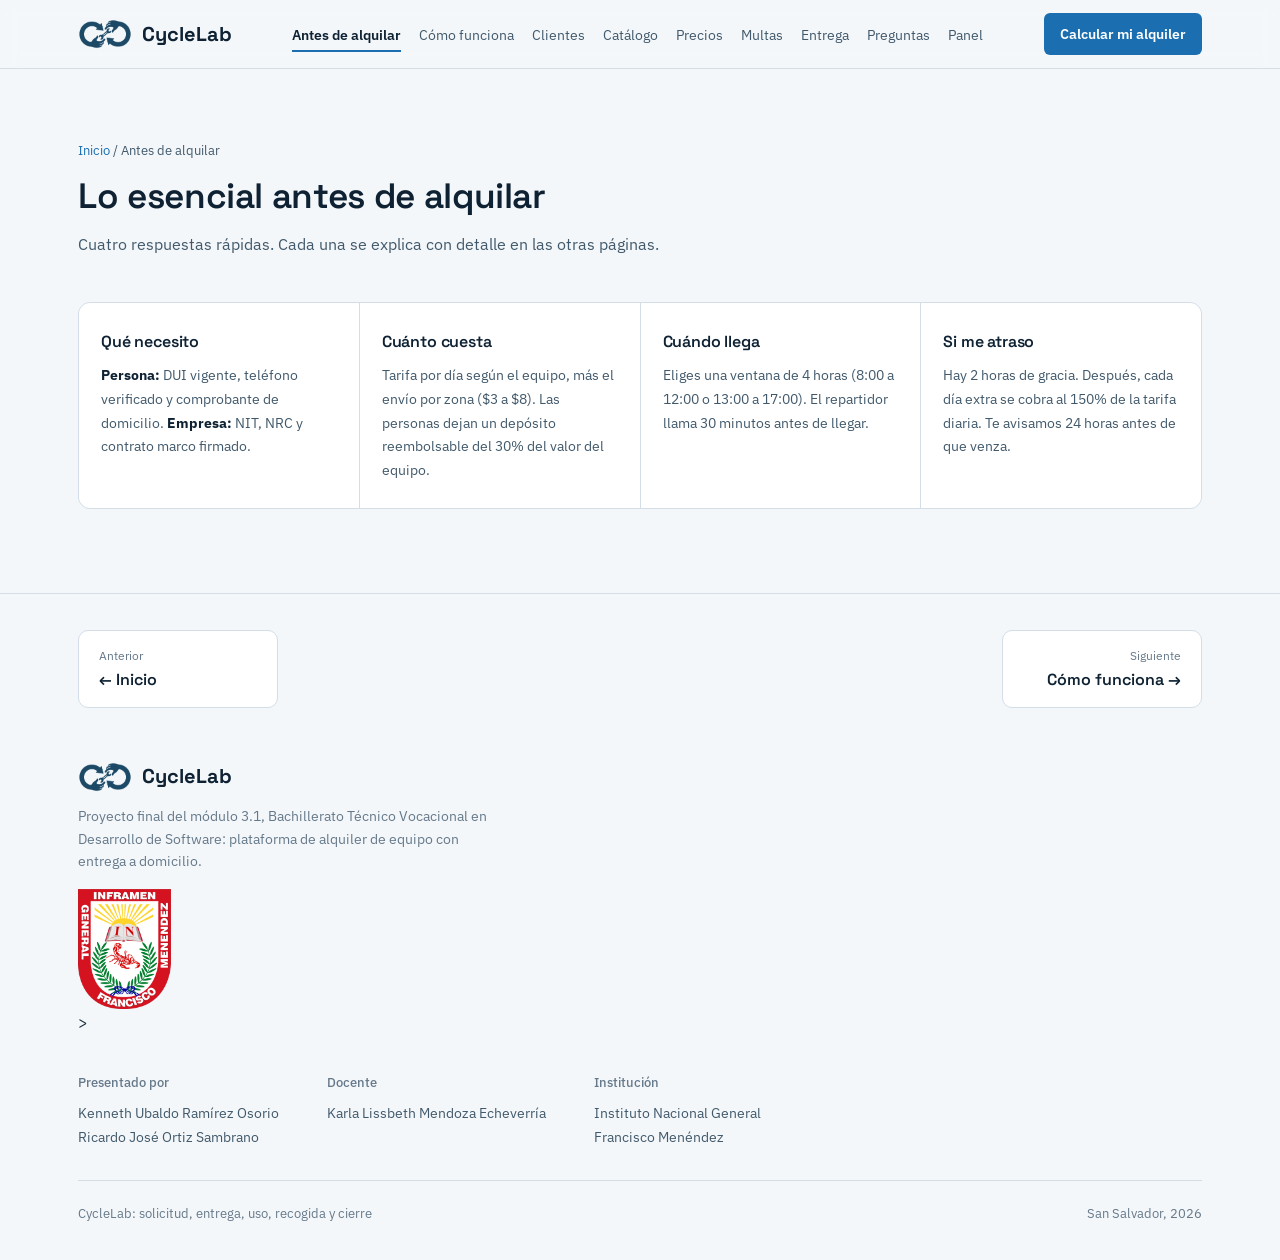
<file: antes-de-alquilar.html>
<!DOCTYPE html>
<html lang="es">
<head>
<meta charset="UTF-8">
<meta name="viewport" content="width=device-width, initial-scale=1, viewport-fit=cover">
<title>Antes de alquilar | CycleLab</title>
<link rel="preconnect" href="https://fonts.googleapis.com">
<link rel="preconnect" href="https://fonts.gstatic.com" crossorigin>
<link href="https://fonts.googleapis.com/css2?family=Space+Grotesk:wght@400;500;600;700&family=IBM+Plex+Sans:ital,wght@0,400;0,500;0,600;1,400&display=swap" rel="stylesheet">
<link rel="stylesheet" href="styles.css">
</head>
<body data-page="antes">
<div id="siteHeader"></div>
<main>
<section>
  <div class="wrap">
    <div class="section-head">
      <p class="crumb"><a href="index.html">Inicio</a> / Antes de alquilar</p>
      <h1>Lo esencial antes de alquilar</h1>
      <p>Cuatro respuestas rápidas. Cada una se explica con detalle en las otras páginas.</p>
    </div>
    <div class="qf">
      <div><h3>Qué necesito</h3><p><b>Persona:</b> DUI vigente, teléfono verificado y comprobante de domicilio. <b>Empresa:</b> NIT, NRC y contrato marco firmado.</p></div>
      <div><h3>Cuánto cuesta</h3><p>Tarifa por día según el equipo, más el envío por zona ($3 a $8). Las personas dejan un depósito reembolsable del 30% del valor del equipo.</p></div>
      <div><h3>Cuándo llega</h3><p>Eliges una ventana de 4 horas (8:00 a 12:00 o 13:00 a 17:00). El repartidor llama 30 minutos antes de llegar.</p></div>
      <div><h3>Si me atraso</h3><p>Hay 2 horas de gracia. Después, cada día extra se cobra al 150% de la tarifa diaria. Te avisamos 24 horas antes de que venza.</p></div>
    </div>
  </div>
</section>

</main>
<div id="siteFooter"></div>
<script src="app.js"></script>
</body>
</html>
</file>
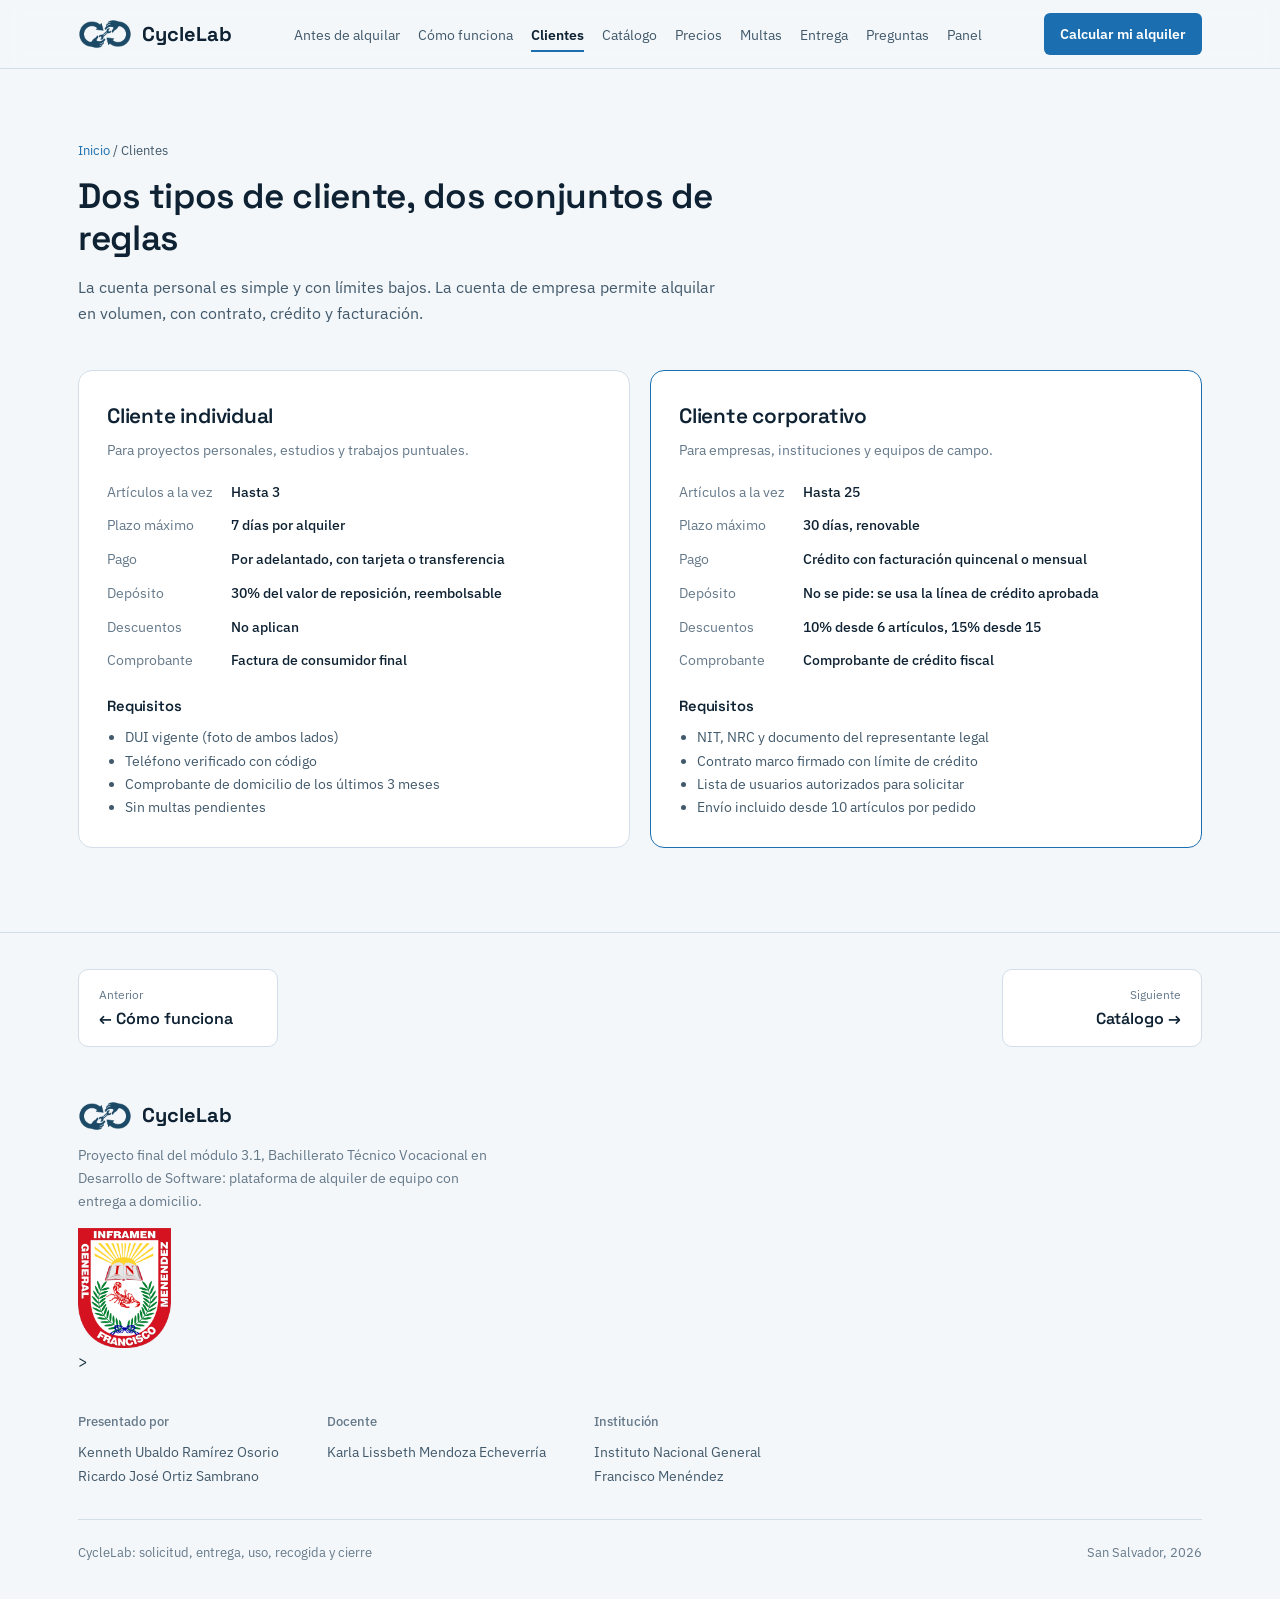
<file: clientes.html>
<!DOCTYPE html>
<html lang="es">
<head>
<meta charset="UTF-8">
<meta name="viewport" content="width=device-width, initial-scale=1, viewport-fit=cover">
<title>Clientes | CycleLab</title>
<link rel="preconnect" href="https://fonts.googleapis.com">
<link rel="preconnect" href="https://fonts.gstatic.com" crossorigin>
<link href="https://fonts.googleapis.com/css2?family=Space+Grotesk:wght@400;500;600;700&family=IBM+Plex+Sans:ital,wght@0,400;0,500;0,600;1,400&display=swap" rel="stylesheet">
<link rel="stylesheet" href="styles.css">
</head>
<body data-page="clientes">
<div id="siteHeader"></div>
<main>
<section>
  <div class="wrap">
    <div class="section-head">
      <p class="crumb"><a href="index.html">Inicio</a> / Clientes</p>
      <h1>Dos tipos de cliente, dos conjuntos de reglas</h1>
      <p>La cuenta personal es simple y con límites bajos. La cuenta de empresa permite alquilar en volumen, con contrato, crédito y facturación.</p>
    </div>
    <div class="compare">
      <article class="ccard">
        <h3>Cliente individual</h3>
        <p class="sub">Para proyectos personales, estudios y trabajos puntuales.</p>
        <dl>
          <dt>Artículos a la vez</dt><dd>Hasta 3</dd>
          <dt>Plazo máximo</dt><dd>7 días por alquiler</dd>
          <dt>Pago</dt><dd>Por adelantado, con tarjeta o transferencia</dd>
          <dt>Depósito</dt><dd>30% del valor de reposición, reembolsable</dd>
          <dt>Descuentos</dt><dd>No aplican</dd>
          <dt>Comprobante</dt><dd>Factura de consumidor final</dd>
        </dl>
        <h4>Requisitos</h4>
        <ul><li>DUI vigente (foto de ambos lados)</li><li>Teléfono verificado con código</li><li>Comprobante de domicilio de los últimos 3 meses</li><li>Sin multas pendientes</li></ul>
        
      </article>
      <article class="ccard corp">
        <h3>Cliente corporativo</h3>
        <p class="sub">Para empresas, instituciones y equipos de campo.</p>
        <dl>
          <dt>Artículos a la vez</dt><dd>Hasta 25</dd>
          <dt>Plazo máximo</dt><dd>30 días, renovable</dd>
          <dt>Pago</dt><dd>Crédito con facturación quincenal o mensual</dd>
          <dt>Depósito</dt><dd>No se pide: se usa la línea de crédito aprobada</dd>
          <dt>Descuentos</dt><dd>10% desde 6 artículos, 15% desde 15</dd>
          <dt>Comprobante</dt><dd>Comprobante de crédito fiscal</dd>
        </dl>
        <h4>Requisitos</h4>
        <ul><li>NIT, NRC y documento del representante legal</li><li>Contrato marco firmado con límite de crédito</li><li>Lista de usuarios autorizados para solicitar</li><li>Envío incluido desde 10 artículos por pedido</li></ul>
        
      </article>
    </div>
  </div>
</section>

</main>
<div id="siteFooter"></div>
<script src="app.js"></script>
</body>
</html>
</file>
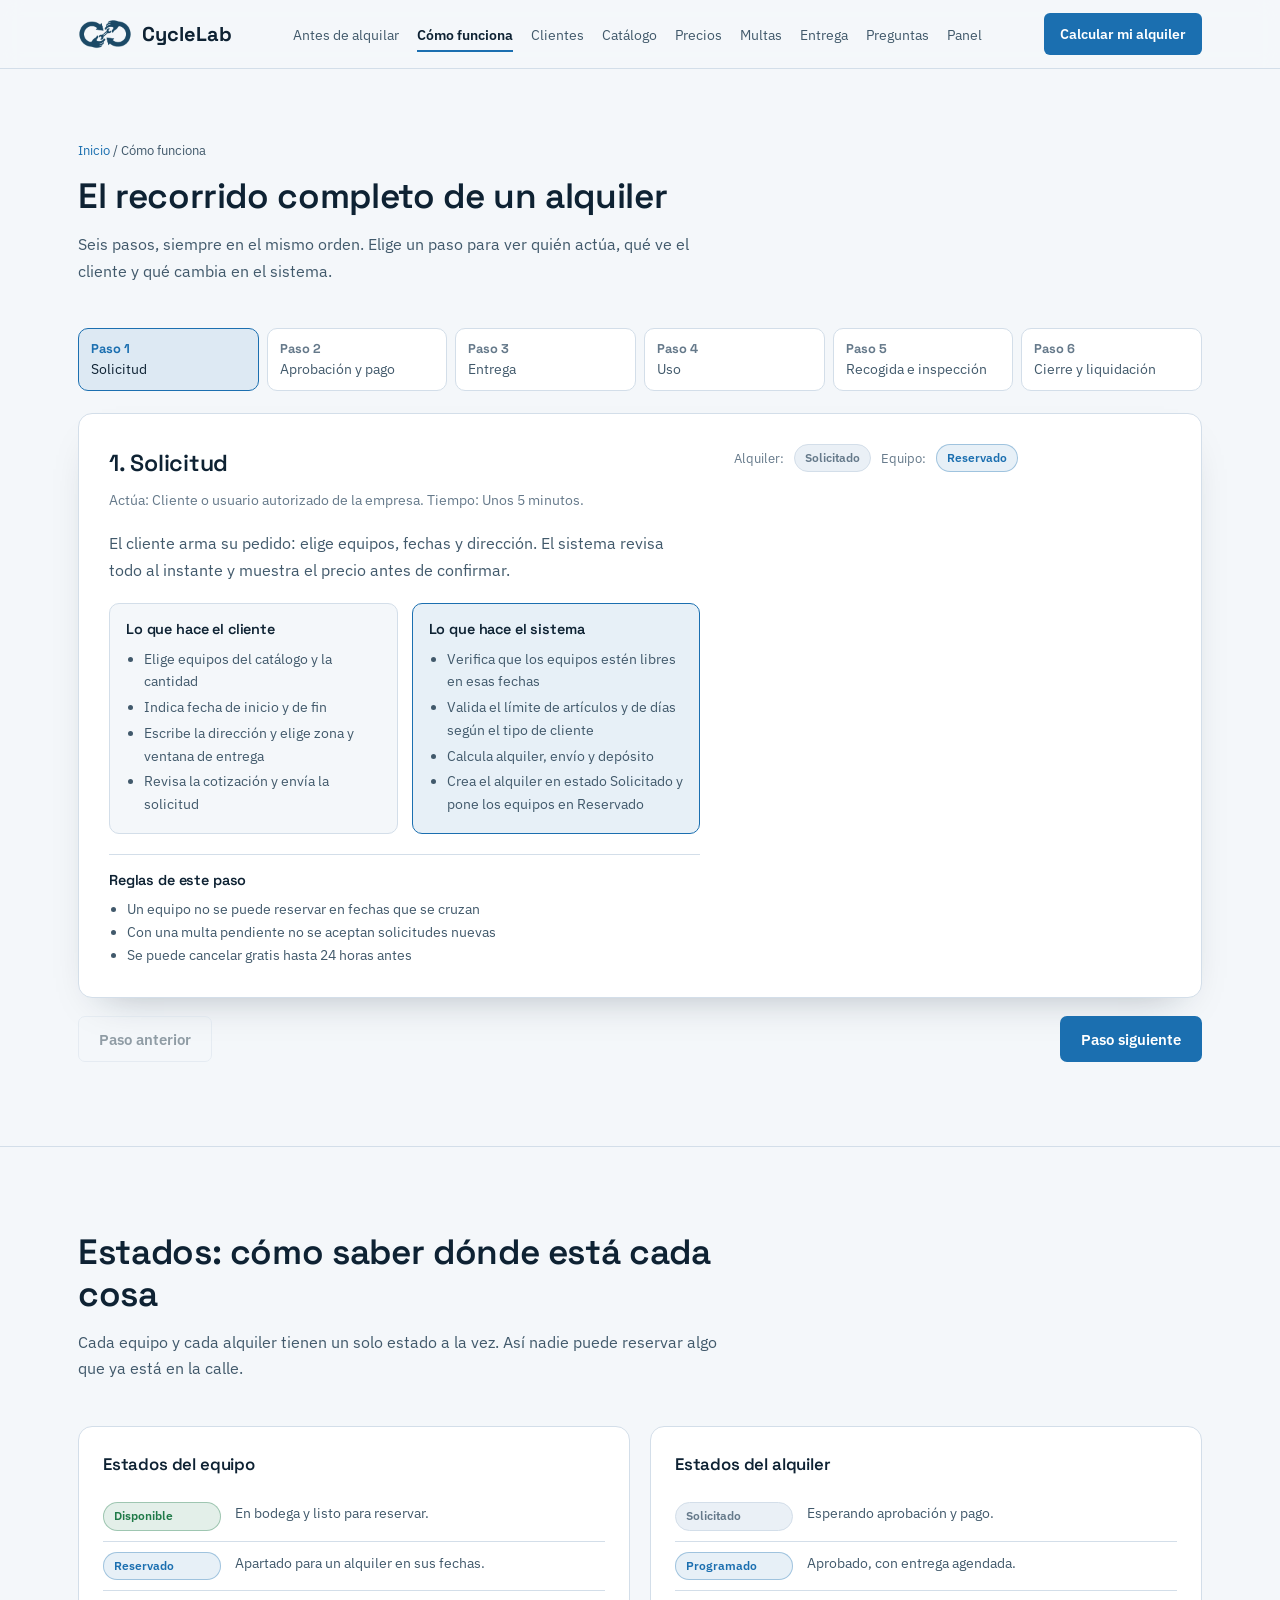
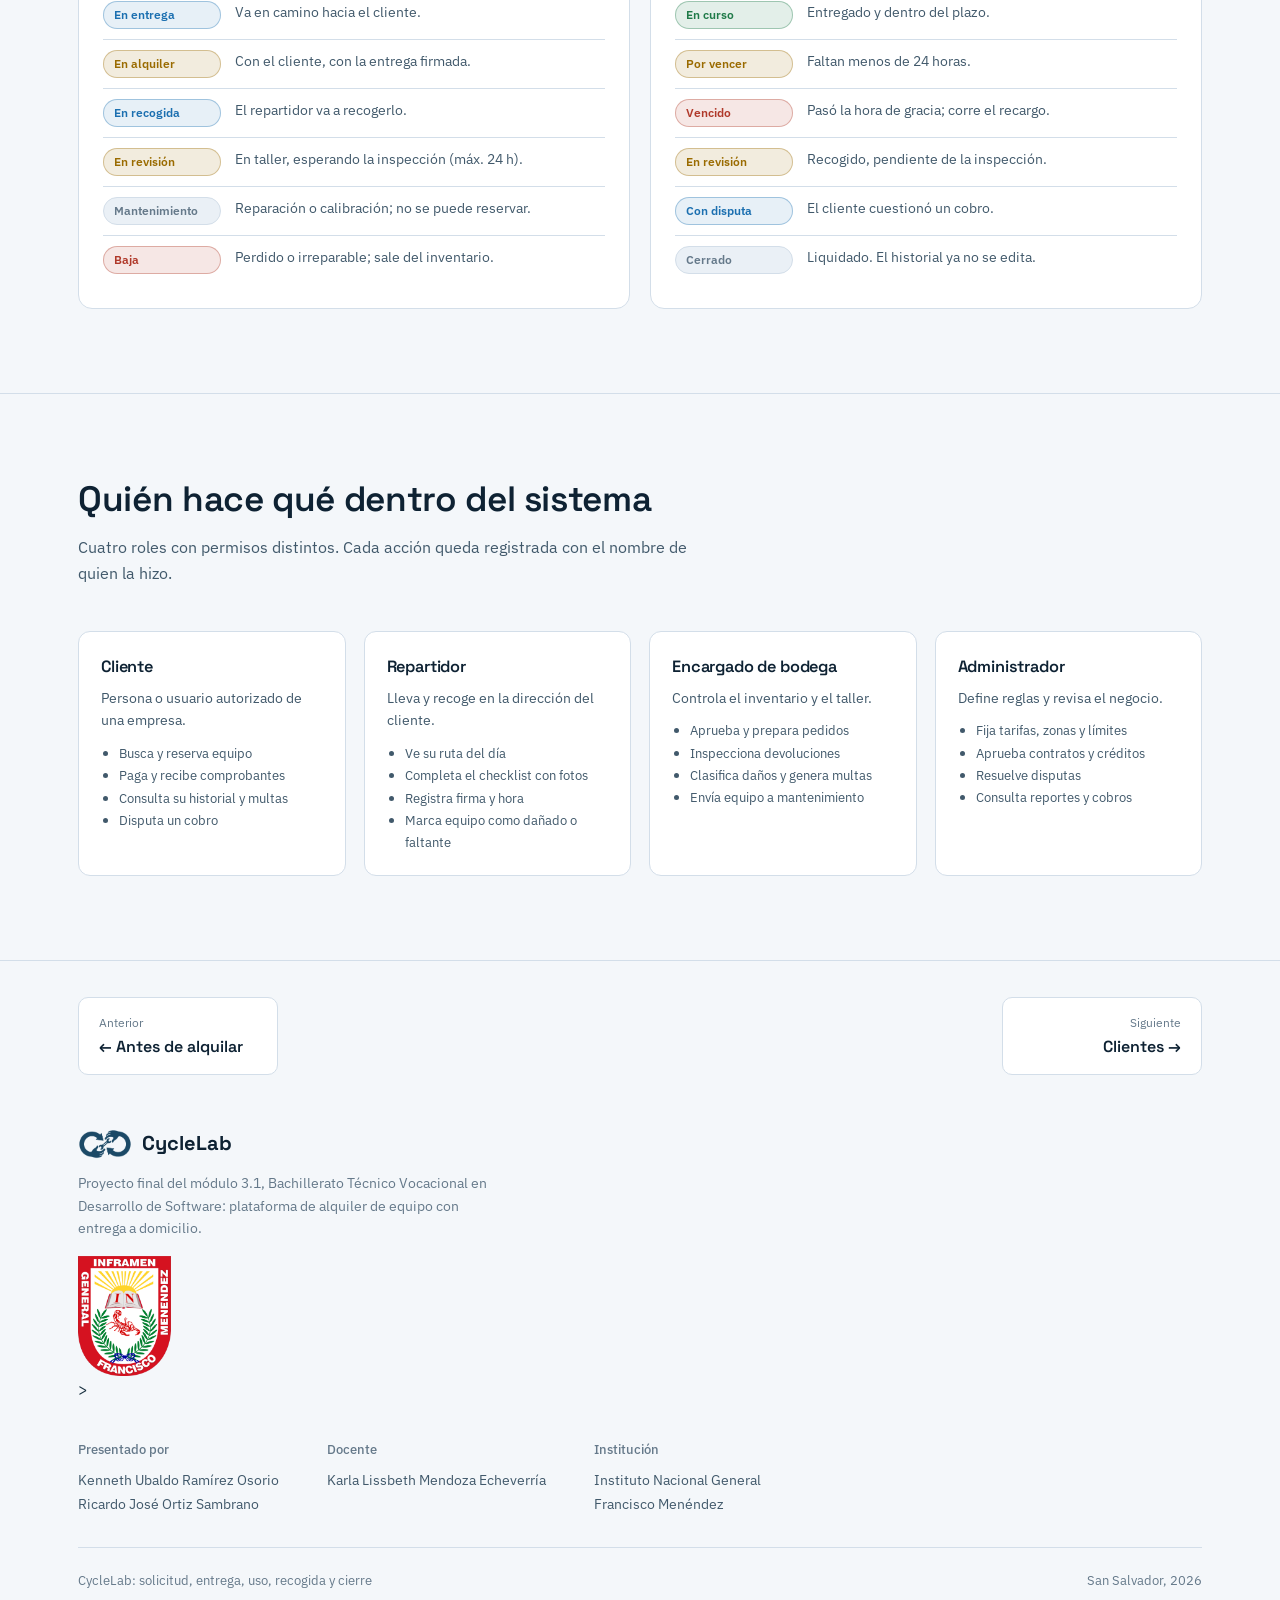
<file: como-funciona.html>
<!DOCTYPE html>
<html lang="es">
<head>
<meta charset="UTF-8">
<meta name="viewport" content="width=device-width, initial-scale=1, viewport-fit=cover">
<title>Cómo funciona | CycleLab</title>
<link rel="preconnect" href="https://fonts.googleapis.com">
<link rel="preconnect" href="https://fonts.gstatic.com" crossorigin>
<link href="https://fonts.googleapis.com/css2?family=Space+Grotesk:wght@400;500;600;700&family=IBM+Plex+Sans:ital,wght@0,400;0,500;0,600;1,400&display=swap" rel="stylesheet">
<link rel="stylesheet" href="styles.css">
</head>
<body data-page="flujo">
<div id="siteHeader"></div>
<main>
<section id="flujo">
  <div class="wrap">
    <div class="section-head">
      <p class="crumb"><a href="index.html">Inicio</a> / Cómo funciona</p>
      <h1>El recorrido completo de un alquiler</h1>
      <p>Seis pasos, siempre en el mismo orden. Elige un paso para ver quién actúa, qué ve el cliente y qué cambia en el sistema.</p>
    </div>
    <div class="flow-tabs" id="flowTabs" role="tablist" aria-label="Pasos del alquiler"></div>
    <div class="fpanel" id="flowPanel" role="tabpanel" aria-live="polite"></div>
    <div class="flow-nav">
      <button class="btn btn-ghost" id="flowPrev">Paso anterior</button>
      <button class="btn btn-primary" id="flowNext">Paso siguiente</button>
    </div>
  </div>
</section>

<section id="estados">
  <div class="wrap">
    <div class="section-head">
      <h2>Estados: cómo saber dónde está cada cosa</h2>
      <p>Cada equipo y cada alquiler tienen un solo estado a la vez. Así nadie puede reservar algo que ya está en la calle.</p>
    </div>
    <div class="states">
      <div class="state-list">
        <h3>Estados del equipo</h3>
        <div class="srow"><span class="pill ok">Disponible</span><span class="d">En bodega y listo para reservar.</span></div>
        <div class="srow"><span class="pill info">Reservado</span><span class="d">Apartado para un alquiler en sus fechas.</span></div>
        <div class="srow"><span class="pill info">En entrega</span><span class="d">Va en camino hacia el cliente.</span></div>
        <div class="srow"><span class="pill warn">En alquiler</span><span class="d">Con el cliente, con la entrega firmada.</span></div>
        <div class="srow"><span class="pill info">En recogida</span><span class="d">El repartidor va a recogerlo.</span></div>
        <div class="srow"><span class="pill warn">En revisión</span><span class="d">En taller, esperando la inspección (máx. 24 h).</span></div>
        <div class="srow"><span class="pill mute">Mantenimiento</span><span class="d">Reparación o calibración; no se puede reservar.</span></div>
        <div class="srow"><span class="pill bad">Baja</span><span class="d">Perdido o irreparable; sale del inventario.</span></div>
      </div>
      <div class="state-list">
        <h3>Estados del alquiler</h3>
        <div class="srow"><span class="pill mute">Solicitado</span><span class="d">Esperando aprobación y pago.</span></div>
        <div class="srow"><span class="pill info">Programado</span><span class="d">Aprobado, con entrega agendada.</span></div>
        <div class="srow"><span class="pill ok">En curso</span><span class="d">Entregado y dentro del plazo.</span></div>
        <div class="srow"><span class="pill warn">Por vencer</span><span class="d">Faltan menos de 24 horas.</span></div>
        <div class="srow"><span class="pill bad">Vencido</span><span class="d">Pasó la hora de gracia; corre el recargo.</span></div>
        <div class="srow"><span class="pill warn">En revisión</span><span class="d">Recogido, pendiente de la inspección.</span></div>
        <div class="srow"><span class="pill info">Con disputa</span><span class="d">El cliente cuestionó un cobro.</span></div>
        <div class="srow"><span class="pill mute">Cerrado</span><span class="d">Liquidado. El historial ya no se edita.</span></div>
      </div>
    </div>
  </div>
</section>

<section id="roles">
  <div class="wrap">
    <div class="section-head">
      <h2>Quién hace qué dentro del sistema</h2>
      <p>Cuatro roles con permisos distintos. Cada acción queda registrada con el nombre de quien la hizo.</p>
    </div>
    <div class="roles">
      <div class="role"><h3>Cliente</h3><p>Persona o usuario autorizado de una empresa.</p>
        <ul><li>Busca y reserva equipo</li><li>Paga y recibe comprobantes</li><li>Consulta su historial y multas</li><li>Disputa un cobro</li></ul></div>
      <div class="role"><h3>Repartidor</h3><p>Lleva y recoge en la dirección del cliente.</p>
        <ul><li>Ve su ruta del día</li><li>Completa el checklist con fotos</li><li>Registra firma y hora</li><li>Marca equipo como dañado o faltante</li></ul></div>
      <div class="role"><h3>Encargado de bodega</h3><p>Controla el inventario y el taller.</p>
        <ul><li>Aprueba y prepara pedidos</li><li>Inspecciona devoluciones</li><li>Clasifica daños y genera multas</li><li>Envía equipo a mantenimiento</li></ul></div>
      <div class="role"><h3>Administrador</h3><p>Define reglas y revisa el negocio.</p>
        <ul><li>Fija tarifas, zonas y límites</li><li>Aprueba contratos y créditos</li><li>Resuelve disputas</li><li>Consulta reportes y cobros</li></ul></div>
    </div>
  </div>
</section>

</main>
<div id="siteFooter"></div>
<script src="app.js"></script>
</body>
</html>
</file>
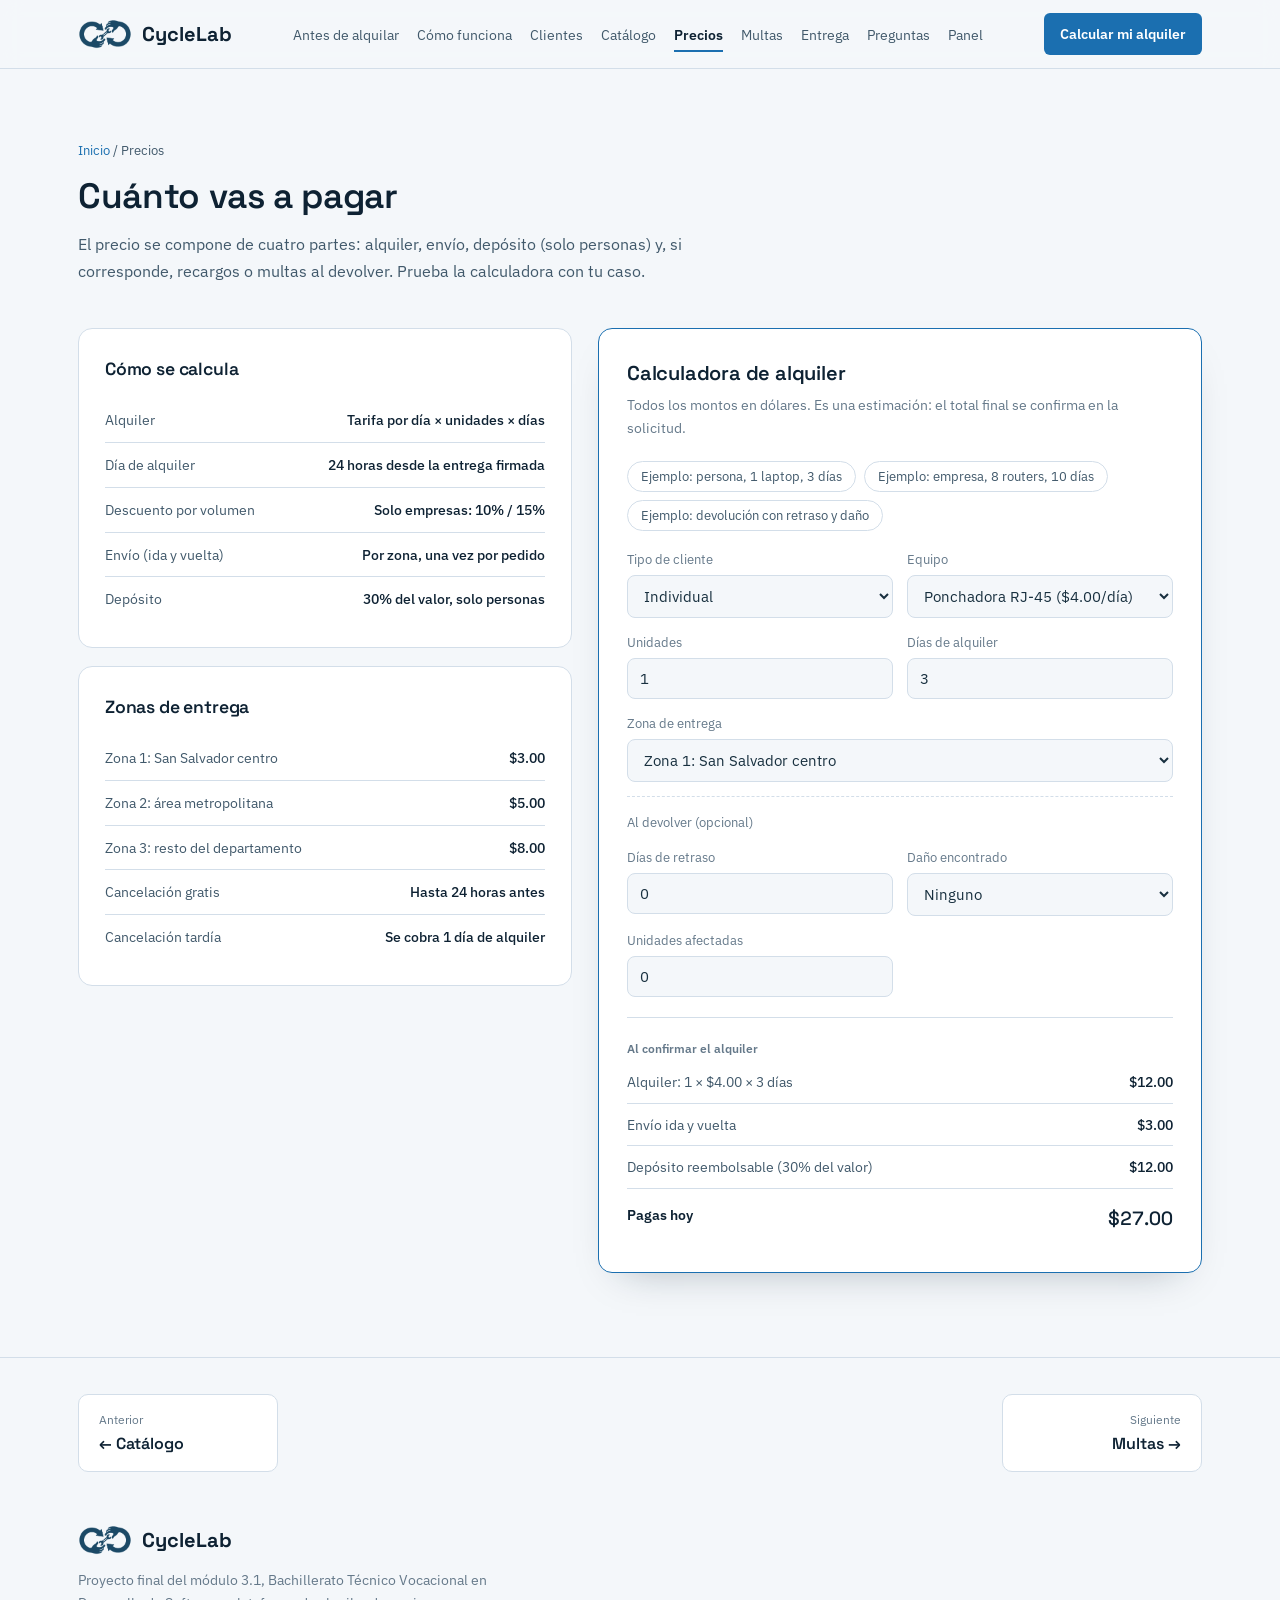
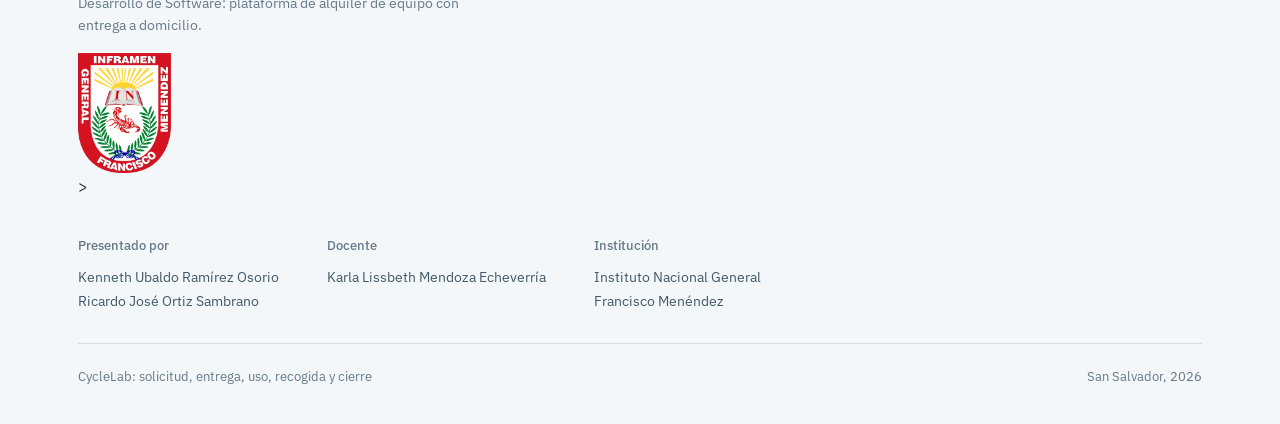
<file: precios.html>
<!DOCTYPE html>
<html lang="es">
<head>
<meta charset="UTF-8">
<meta name="viewport" content="width=device-width, initial-scale=1, viewport-fit=cover">
<title>Precios | CycleLab</title>
<link rel="preconnect" href="https://fonts.googleapis.com">
<link rel="preconnect" href="https://fonts.gstatic.com" crossorigin>
<link href="https://fonts.googleapis.com/css2?family=Space+Grotesk:wght@400;500;600;700&family=IBM+Plex+Sans:ital,wght@0,400;0,500;0,600;1,400&display=swap" rel="stylesheet">
<link rel="stylesheet" href="styles.css">
</head>
<body data-page="precios">
<div id="siteHeader"></div>
<main>
<section>
  <div class="wrap">
    <div class="section-head">
      <p class="crumb"><a href="index.html">Inicio</a> / Precios</p>
      <h1>Cuánto vas a pagar</h1>
      <p>El precio se compone de cuatro partes: alquiler, envío, depósito (solo personas) y, si corresponde, recargos o multas al devolver. Prueba la calculadora con tu caso.</p>
    </div>
    <div class="price-layout">
      <div>
        <div class="rulebox">
          <h3>Cómo se calcula</h3>
          <div class="rule-row"><span>Alquiler</span><b>Tarifa por día × unidades × días</b></div>
          <div class="rule-row"><span>Día de alquiler</span><b>24 horas desde la entrega firmada</b></div>
          <div class="rule-row"><span>Descuento por volumen</span><b>Solo empresas: 10% / 15%</b></div>
          <div class="rule-row"><span>Envío (ida y vuelta)</span><b>Por zona, una vez por pedido</b></div>
          <div class="rule-row"><span>Depósito</span><b>30% del valor, solo personas</b></div>
        </div>
        <div class="rulebox">
          <h3>Zonas de entrega</h3>
          <div class="rule-row"><span>Zona 1: San Salvador centro</span><b>$3.00</b></div>
          <div class="rule-row"><span>Zona 2: área metropolitana</span><b>$5.00</b></div>
          <div class="rule-row"><span>Zona 3: resto del departamento</span><b>$8.00</b></div>
          <div class="rule-row"><span>Cancelación gratis</span><b>Hasta 24 horas antes</b></div>
          <div class="rule-row"><span>Cancelación tardía</span><b>Se cobra 1 día de alquiler</b></div>
        </div>
      </div>
      <div class="calc" id="calc">
        <h3>Calculadora de alquiler</h3>
        <p class="hint">Todos los montos en dólares. Es una estimación: el total final se confirma en la solicitud.</p>
        <div class="presets">
          <button class="chipbtn" data-preset="a">Ejemplo: persona, 1 laptop, 3 días</button>
          <button class="chipbtn" data-preset="b">Ejemplo: empresa, 8 routers, 10 días</button>
          <button class="chipbtn" data-preset="c">Ejemplo: devolución con retraso y daño</button>
        </div>
        <div class="cform">
          <div class="field"><label for="cType">Tipo de cliente</label>
            <select id="cType"><option value="ind">Individual</option><option value="corp">Corporativo</option></select></div>
          <div class="field"><label for="cEq">Equipo</label><select id="cEq"></select></div>
          <div class="field"><label for="cQty">Unidades</label><input id="cQty" type="number" min="1" value="1"></div>
          <div class="field"><label for="cDays">Días de alquiler</label><input id="cDays" type="number" min="1" value="3"></div>
          <div class="field full"><label for="cZone">Zona de entrega</label>
            <select id="cZone"><option value="3">Zona 1: San Salvador centro</option><option value="5">Zona 2: área metropolitana</option><option value="8">Zona 3: resto del departamento</option></select></div>
          <div class="calc-sep">Al devolver (opcional)</div>
          <div class="field"><label for="cLate">Días de retraso</label><input id="cLate" type="number" min="0" value="0"></div>
          <div class="field"><label for="cDmg">Daño encontrado</label>
            <select id="cDmg"><option value="0">Ninguno</option><option value="0.10">Leve (10% del valor)</option><option value="0.35">Moderado (35% del valor)</option><option value="0.80">Grave (80% del valor)</option><option value="1">Pérdida o robo (100%)</option></select></div>
          <div class="field"><label for="cDmgU">Unidades afectadas</label><input id="cDmgU" type="number" min="0" value="0"></div>
        </div>
        <div class="warnmsg" id="cWarn" role="alert"></div>
        <div class="result" id="cResult"></div>
      </div>
    </div>
  </div>
</section>

</main>
<div id="siteFooter"></div>
<script src="app.js"></script>
</body>
</html>
</file>
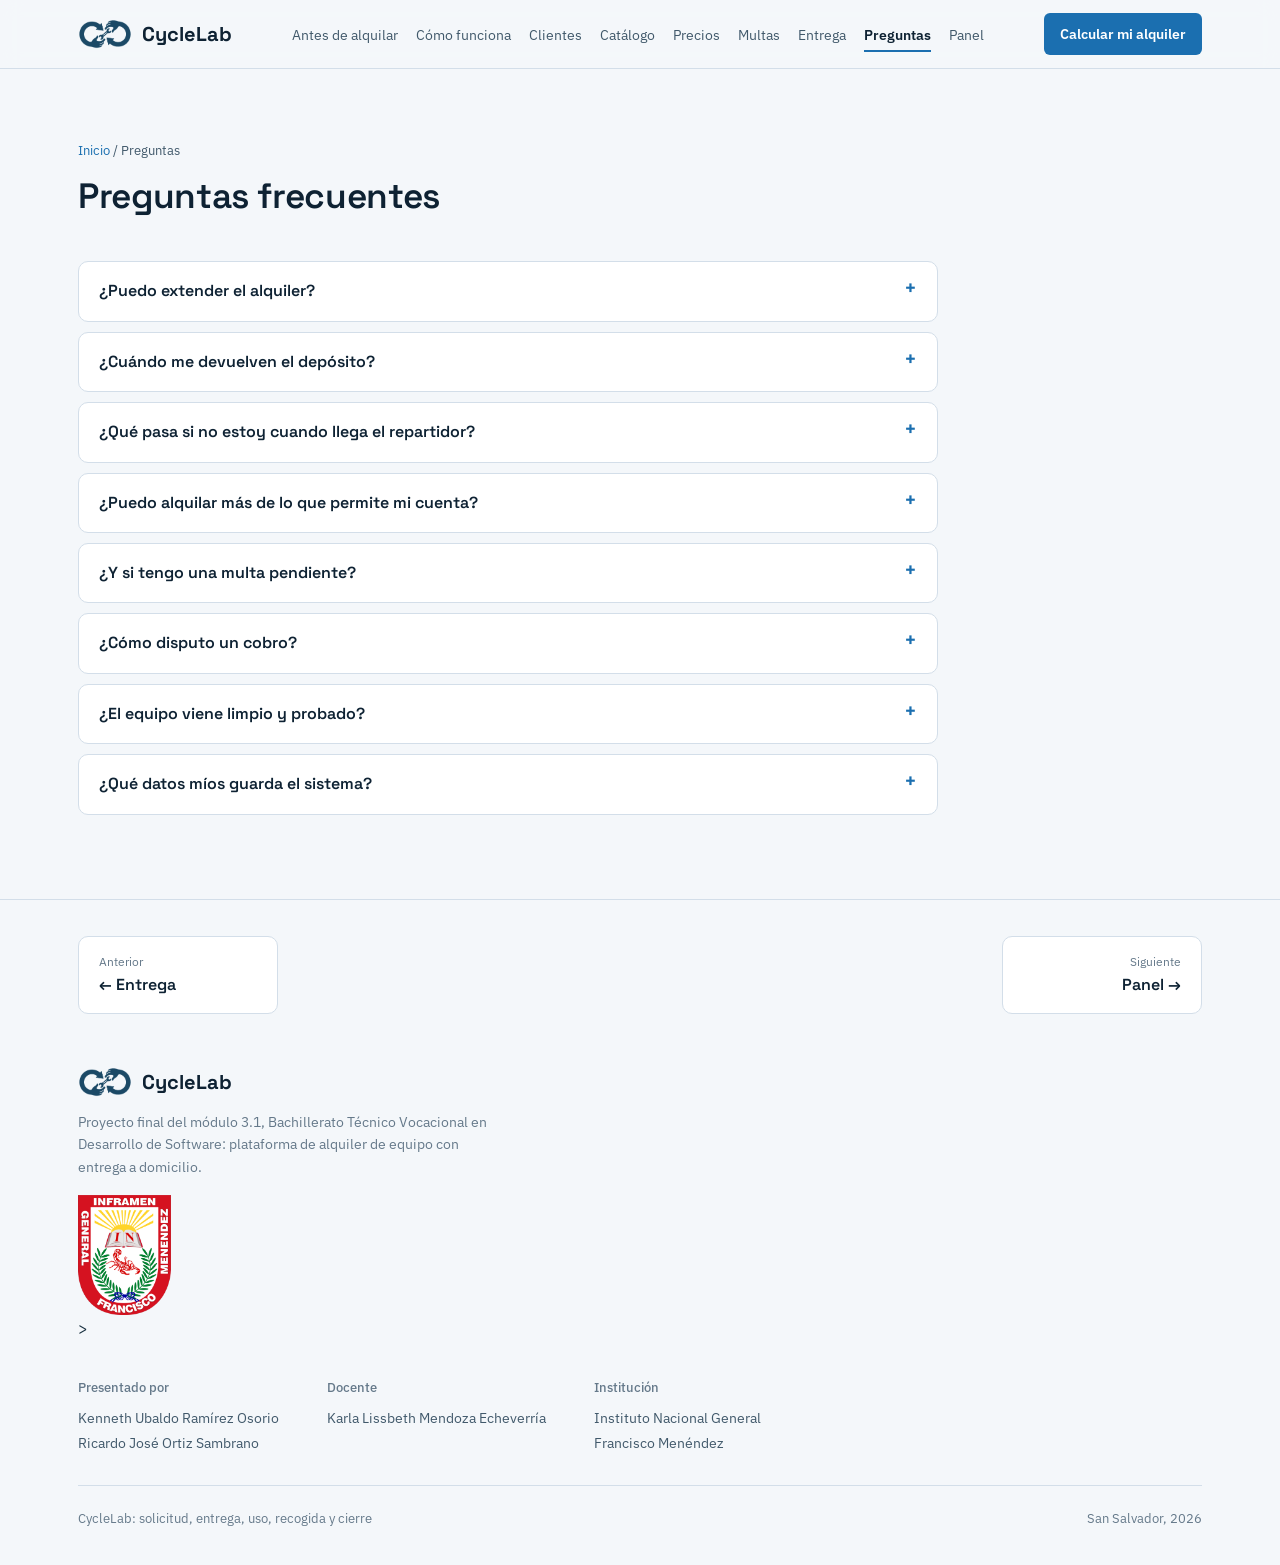
<file: preguntas.html>
<!DOCTYPE html>
<html lang="es">
<head>
<meta charset="UTF-8">
<meta name="viewport" content="width=device-width, initial-scale=1, viewport-fit=cover">
<title>Preguntas frecuentes | CycleLab</title>
<link rel="preconnect" href="https://fonts.googleapis.com">
<link rel="preconnect" href="https://fonts.gstatic.com" crossorigin>
<link href="https://fonts.googleapis.com/css2?family=Space+Grotesk:wght@400;500;600;700&family=IBM+Plex+Sans:ital,wght@0,400;0,500;0,600;1,400&display=swap" rel="stylesheet">
<link rel="stylesheet" href="styles.css">
</head>
<body data-page="faq">
<div id="siteHeader"></div>
<main>
<section>
  <div class="wrap">
    <div class="section-head">
      <p class="crumb"><a href="index.html">Inicio</a> / Preguntas</p>
      <h1>Preguntas frecuentes</h1>
    </div>
    <div class="faq">
      <details><summary>¿Puedo extender el alquiler?</summary><p>Sí, desde tu cuenta, antes de que venza. Se aprueba si nadie más reservó ese equipo en los días siguientes. Se cobra la tarifa normal por cada día adicional, sin recargo. Si ya venció, cada día cuenta como retraso.</p></details>
      <details><summary>¿Cuándo me devuelven el depósito?</summary><p>Dentro de 5 días hábiles después de la inspección, menos cualquier multa. Si la multa es mayor que el depósito, se cobra la diferencia al mismo medio de pago.</p></details>
      <details><summary>¿Qué pasa si no estoy cuando llega el repartidor?</summary><p>Te llamamos y esperamos 10 minutos. Si no hay nadie autorizado para recibir, se reprograma la entrega. La segunda visita se cobra según tu zona.</p></details>
      <details><summary>¿Puedo alquilar más de lo que permite mi cuenta?</summary><p>Una cuenta individual no puede pasar de 3 artículos ni de 7 días. Si necesitas más, conviene abrir una cuenta corporativa. El administrador puede aprobar excepciones caso por caso.</p></details>
      <details><summary>¿Y si tengo una multa pendiente?</summary><p>No puedes hacer nuevas solicitudes hasta pagarla o resolver la disputa. En empresas, el crédito disponible se reduce por el monto pendiente.</p></details>
      <details><summary>¿Cómo disputo un cobro?</summary><p>Tienes 48 horas desde que recibes el detalle. Escribes tu caso en la cuenta y el administrador revisa las fotos de entrega y recogida. Mientras dura la disputa el cobro queda en pausa.</p></details>
      <details><summary>¿El equipo viene limpio y probado?</summary><p>Sí. Cada equipo se prueba y se limpia al volver a bodega, antes de pasar a Disponible. La foto de entrega queda como evidencia de su estado de salida.</p></details>
      <details><summary>¿Qué datos míos guarda el sistema?</summary><p>Solo los necesarios para el alquiler: identificación, contacto, dirección, pagos y el historial de equipos. Las contraseñas se guardan cifradas y solo el personal autorizado entra al sistema.</p></details>
    </div>
  </div>
</section>

</main>
<div id="siteFooter"></div>
<script src="app.js"></script>
</body>
</html>
</file>
<file: styles.css>
:root{
    box-sizing:border-box;
    padding-top:env(safe-area-inset-top,0px);
    padding-bottom:env(safe-area-inset-bottom,0px);
    --bg:#f4f7fa; --panel:#ffffff; --panel-2:#eaf0f6; --line:#d3dee9;
    --head:#0e2233; --ink:#18303f; --ink-dim:#41596b; --ink-faint:#65798a;
    --accent:#1b6fb0; --accent-2:#2f8fd0; --on-accent:#ffffff; --navy:#154360;
    --ok:#1f7a48; --warn:#9a6b00; --bad:#b0392a; --orange:#c4620d;
    --ok-bg:rgba(31,122,72,.12); --warn-bg:rgba(154,107,0,.13); --bad-bg:rgba(176,57,42,.12); --acc-bg:rgba(27,111,176,.10);
    --slot:#e3ebf3;
    --shadow:0 18px 40px -24px rgba(14,34,51,.35);
  }
  @media (prefers-color-scheme: dark){
    :root:not([data-theme="light"]){
      --bg:#0b141d; --panel:#111d29; --panel-2:#16232f; --line:#233444;
      --head:#ffffff; --ink:#e9eff4; --ink-dim:#a9bccb; --ink-faint:#7f94a5;
      --accent:#3498db; --accent-2:#5dade2; --on-accent:#04141f; --navy:#154360;
      --ok:#3fa66b; --warn:#d1a13e; --bad:#d4705f; --orange:#f0974a;
      --ok-bg:rgba(63,166,107,.12); --warn-bg:rgba(209,161,62,.12); --bad-bg:rgba(193,90,74,.14); --acc-bg:rgba(52,152,219,.12);
      --slot:#16232f; --shadow:0 30px 60px -30px rgba(0,0,0,.6);
    }
  }
  :root[data-theme="dark"]{
    --bg:#0b141d; --panel:#111d29; --panel-2:#16232f; --line:#233444;
    --head:#ffffff; --ink:#e9eff4; --ink-dim:#a9bccb; --ink-faint:#7f94a5;
    --accent:#3498db; --accent-2:#5dade2; --on-accent:#04141f; --navy:#154360;
    --ok:#3fa66b; --warn:#d1a13e; --bad:#d4705f; --orange:#f0974a;
    --ok-bg:rgba(63,166,107,.12); --warn-bg:rgba(209,161,62,.12); --bad-bg:rgba(193,90,74,.14); --acc-bg:rgba(52,152,219,.12);
    --slot:#16232f; --shadow:0 30px 60px -30px rgba(0,0,0,.6);
  }
  *,*::before,*::after{box-sizing:inherit;}
  html{scroll-behavior:smooth; scroll-padding-top:calc(88px + env(safe-area-inset-top,0px)); height:100%;}
  @media (prefers-reduced-motion: reduce){ html{scroll-behavior:auto;} *{transition-duration:.001ms !important; animation-duration:.001ms !important;} }
  body{margin:0; background:var(--bg); color:var(--ink); font-family:'IBM Plex Sans',system-ui,sans-serif; font-size:16px; line-height:1.65; -webkit-font-smoothing:antialiased;}
  h1,h2,h3,h4{font-family:'Space Grotesk',sans-serif; color:var(--head); margin:0; letter-spacing:-.01em; font-weight:600;}
  p{margin:0;}
  img{max-width:100%; display:block;}
  :focus-visible{outline:2px solid var(--accent-2); outline-offset:3px;}
  .wrap{max-width:1180px; margin:0 auto; padding:0 28px;}
  @media (max-width:640px){.wrap{padding:0 18px;}}

  /* NAV */
  header.site{position:sticky; top:env(safe-area-inset-top,0px); z-index:50; background:color-mix(in srgb, var(--bg) 88%, transparent); backdrop-filter:blur(10px); border-bottom:1px solid var(--line);}
  .nav{display:flex; align-items:center; justify-content:space-between; height:68px; gap:18px;}
  .brand{font-family:'Space Grotesk'; font-weight:700; font-size:1.25rem; color:var(--head); text-decoration:none; display:flex; align-items:center; gap:10px;}
  .brand i{width:28px; height:28px; border-radius:50%; border:3px solid var(--accent); border-right-color:var(--orange); display:inline-block;}
  .nav ul{list-style:none; display:flex; gap:18px; margin:0; padding:0;}
  .nav ul a{color:var(--ink-dim); text-decoration:none; font-size:.88rem; padding:6px 0; border-bottom:2px solid transparent;}
  .nav ul a:hover{color:var(--head);}
  .nav ul a.active{color:var(--head); font-weight:600; border-bottom-color:var(--accent);}
  .navbtn{background:var(--accent); color:var(--on-accent); padding:9px 16px; border-radius:6px; font-weight:600; font-size:.9rem; text-decoration:none; white-space:nowrap;}
  .burger{display:none; background:none; border:1px solid var(--line); color:var(--head); border-radius:6px; padding:8px 12px; font-family:inherit; font-size:.9rem; cursor:pointer;}
  .nav-right{display:flex; align-items:center; gap:10px;}
  @media (max-width:1180px){
    .nav ul{display:none;}
    .burger{display:inline-flex;}
    header.site.open .nav ul{display:flex; position:absolute; top:100%; left:0; right:0; flex-direction:column; gap:0; background:var(--panel); padding:10px 28px 16px; border-bottom:1px solid var(--line);}
    header.site.open .nav ul a{display:block; padding:11px 0; border-bottom:1px solid var(--line);}
  }
  @media (max-width:520px){.navbtn{display:none;}}

  /* BUTTONS */
  .btn{display:inline-flex; align-items:center; padding:12px 20px; border-radius:7px; font-weight:600; font-size:.95rem; text-decoration:none; border:1px solid transparent; cursor:pointer; font-family:inherit;}
  .btn-primary{background:var(--accent); color:var(--on-accent);}
  .btn-ghost{border-color:var(--line); color:var(--ink); background:transparent;}
  .btn-ghost:hover{border-color:var(--ink-faint);}

  /* SECTIONS */
  section{padding:84px 0; border-bottom:1px solid var(--line);}
  @media (max-width:640px){section{padding:56px 0;}}
  .section-head{max-width:700px; margin-bottom:44px;}
  .section-head h1,.section-head h2{font-size:clamp(1.6rem,3vw,2.2rem); line-height:1.2;}
  .section-head p{color:var(--ink-dim); margin-top:14px; max-width:64ch;}
  .crumb{font-size:.84rem; color:var(--ink-faint); margin-bottom:14px;}
  .crumb a{color:var(--accent); text-decoration:none;}
  main > section:first-child{padding-top:56px;}

  /* IMAGENES */
  .pic{width:100%; display:block; border-radius:12px; border:1px solid var(--line); background:var(--panel-2); object-fit:cover; aspect-ratio:var(--ratio,16/9); color:var(--ink-faint); font-size:.85rem;}
  .pic.r43{--ratio:4/3;} .pic.r167{--ratio:16/7;} .pic.r168{--ratio:16/8;} .pic.r166{--ratio:16/6;}
  .logo-img{display:block; height:120px; width:auto; margin-top:16px;}
  .brand-logo{height:30px; width:auto; display:block;}
  @media (prefers-color-scheme: dark){ :root:not([data-theme="light"]) .brand-logo{filter:brightness(0) invert(1);} }
  :root[data-theme="dark"] .brand-logo{filter:brightness(0) invert(1);}

  /* HERO */
  .hero{padding:80px 0 72px; background:radial-gradient(760px 380px at 85% -10%, var(--acc-bg), transparent 60%);}
  main > section.hero:first-child{padding-top:80px;}
  .hero .wrap{display:grid; grid-template-columns:1.05fr .95fr; gap:56px; align-items:center;}
  @media (max-width:920px){.hero .wrap{grid-template-columns:1fr; gap:40px;} .hero, main > section.hero:first-child{padding:48px 0;}}
  .hero .tagline{color:var(--accent); font-weight:600; margin-bottom:18px; font-size:.98rem;}
  .hero h1{font-size:clamp(2.2rem,4.6vw,3.5rem); line-height:1.06; max-width:16ch;}
  .hero p.lead{margin-top:20px; color:var(--ink-dim); font-size:1.08rem; max-width:48ch;}
  .cta-row{display:flex; gap:12px; margin-top:30px; flex-wrap:wrap;}
  .hero-facts{display:grid; grid-template-columns:repeat(3,auto); gap:28px; margin-top:38px; justify-content:start;}
  .hero-facts strong{display:block; font-family:'Space Grotesk'; font-size:1.6rem; color:var(--head);}
  .hero-facts span{font-size:.84rem; color:var(--ink-faint);}
  @media (max-width:520px){.hero-facts{grid-template-columns:1fr 1fr;}}

  /* HOME CARDS */
  .home-grid{display:grid; grid-template-columns:repeat(3,1fr); gap:18px;}
  @media (max-width:900px){.home-grid{grid-template-columns:repeat(2,1fr);}}
  @media (max-width:540px){.home-grid{grid-template-columns:1fr;}}
  .homecard{display:block; background:var(--panel); border:1px solid var(--line); border-radius:12px; padding:24px; text-decoration:none; color:inherit; transition:border-color .2s, transform .2s;}
  .homecard:hover{border-color:var(--accent); transform:translateY(-2px);}
  .homecard h3{font-size:1.08rem; margin-bottom:6px;}
  .homecard p{font-size:.88rem; color:var(--ink-dim);}
  .homecard span{display:inline-block; margin-top:12px; color:var(--accent); font-weight:600; font-size:.86rem;}

  /* PAGER */
  .pager{display:flex; justify-content:space-between; gap:12px; padding:36px 28px 0; max-width:1180px; margin:0 auto; flex-wrap:wrap;}
  .pager a{display:block; text-decoration:none; background:var(--panel); border:1px solid var(--line); border-radius:10px; padding:14px 20px; min-width:200px;}
  .pager a:hover{border-color:var(--accent);}
  .pager small{display:block; color:var(--ink-faint); font-size:.78rem;}
  .pager b{font-family:'Space Grotesk'; color:var(--head); font-weight:600;}
  .pager .next{margin-left:auto; text-align:right;}

  /* QUICK FACTS */
  .qf{display:grid; grid-template-columns:repeat(4,1fr); border:1px solid var(--line); border-radius:12px; overflow:hidden; background:var(--line); gap:1px;}
  @media (max-width:900px){.qf{grid-template-columns:repeat(2,1fr);}}
  @media (max-width:520px){.qf{grid-template-columns:1fr;}}
  .qf div{background:var(--panel); padding:26px 22px;}
  .qf h3{font-size:1rem; margin-bottom:8px;}
  .qf p{font-size:.9rem; color:var(--ink-dim);}
  .qf b{color:var(--head);}

  /* FLOW */
  .flow-tabs{display:grid; grid-template-columns:repeat(6,1fr); gap:8px; margin-bottom:22px;}
  @media (max-width:900px){.flow-tabs{grid-template-columns:repeat(3,1fr);}}
  @media (max-width:480px){.flow-tabs{grid-template-columns:repeat(2,1fr);}}
  .ftab{background:var(--panel); border:1px solid var(--line); border-radius:10px; padding:12px 12px; text-align:left; cursor:pointer; color:var(--ink-dim); font-family:inherit; font-size:.88rem; line-height:1.3; transition:border-color .2s, background .2s;}
  .ftab b{display:block; font-family:'Space Grotesk'; font-size:.8rem; color:var(--ink-faint); margin-bottom:2px;}
  .ftab:hover{border-color:var(--ink-faint);}
  .ftab[aria-selected="true"]{border-color:var(--accent); background:var(--acc-bg); color:var(--head);}
  .ftab[aria-selected="true"] b{color:var(--accent);}
  .fpanel{background:var(--panel); border:1px solid var(--line); border-radius:14px; padding:30px; display:grid; grid-template-columns:1.15fr .85fr; gap:34px; box-shadow:var(--shadow);}
  @media (max-width:900px){.fpanel{grid-template-columns:1fr; padding:22px;}}
  .fpanel h3{font-size:1.45rem; margin-bottom:6px;}
  .fpanel .who{color:var(--ink-faint); font-size:.9rem; margin-bottom:18px;}
  .fpanel .lead{color:var(--ink-dim); margin-bottom:20px; max-width:62ch;}
  .fgrid{display:grid; grid-template-columns:1fr 1fr; gap:14px; margin-bottom:20px;}
  @media (max-width:640px){.fgrid{grid-template-columns:1fr;}}
  .fbox{border:1px solid var(--line); border-radius:10px; padding:14px 16px; background:var(--bg);}
  .fbox h4{font-size:.9rem; margin-bottom:6px;}
  .fbox ul{margin:0; padding-left:18px; font-size:.86rem; color:var(--ink-dim);}
  .fbox li{margin-bottom:3px;}
  .fbox.sys{border-color:var(--accent); background:var(--acc-bg);}
  .rules{font-size:.86rem; color:var(--ink-dim); border-top:1px solid var(--line); padding-top:14px;}
  .rules h4{font-size:.9rem; margin-bottom:6px;}
  .rules ul{margin:0; padding-left:18px;}
  .fside{display:flex; flex-direction:column; gap:16px;}
  .state-chip{display:flex; gap:10px; align-items:center; flex-wrap:wrap; font-size:.84rem; color:var(--ink-faint);}
  .flow-nav{display:flex; justify-content:space-between; margin-top:18px; gap:10px;}

  /* PILLS */
  .pill{display:inline-block; font-size:.76rem; font-weight:600; padding:3px 10px; border-radius:999px; border:1px solid transparent; white-space:nowrap;}
  .pill.ok{color:var(--ok); background:var(--ok-bg); border-color:color-mix(in srgb,var(--ok) 35%,transparent);}
  .pill.warn{color:var(--warn); background:var(--warn-bg); border-color:color-mix(in srgb,var(--warn) 35%,transparent);}
  .pill.bad{color:var(--bad); background:var(--bad-bg); border-color:color-mix(in srgb,var(--bad) 35%,transparent);}
  .pill.info{color:var(--accent); background:var(--acc-bg); border-color:color-mix(in srgb,var(--accent) 35%,transparent);}
  .pill.mute{color:var(--ink-faint); background:var(--panel-2); border-color:var(--line);}

  /* CLIENT COMPARE */
  .compare{display:grid; grid-template-columns:1fr 1fr; gap:20px;}
  @media (max-width:820px){.compare{grid-template-columns:1fr;}}
  .ccard{background:var(--panel); border:1px solid var(--line); border-radius:14px; padding:28px;}
  .ccard.corp{border-color:var(--accent);}
  .ccard h3{font-size:1.3rem;}
  .ccard .sub{color:var(--ink-faint); font-size:.9rem; margin:4px 0 18px;}
  .ccard dl{margin:0; display:grid; grid-template-columns:auto 1fr; gap:10px 18px; font-size:.9rem;}
  .ccard dt{color:var(--ink-faint);}
  .ccard dd{margin:0; color:var(--head); font-weight:500;}
  .ccard h4{font-size:.92rem; margin:22px 0 8px;}
  .ccard ul{margin:0; padding-left:18px; font-size:.88rem; color:var(--ink-dim);}

  /* CATALOG */
  .cat-grid{display:grid; grid-template-columns:repeat(3,1fr); gap:20px; margin-bottom:34px;}
  @media (max-width:900px){.cat-grid{grid-template-columns:repeat(2,1fr);}}
  @media (max-width:540px){.cat-grid{grid-template-columns:1fr;}}
  .cat{background:var(--panel); border:1px solid var(--line); border-radius:12px; overflow:hidden;}
  .cat .slot{border-radius:0; border-width:0 0 2px 0;}
  .cat .slot.filled{border-width:0 0 1px 0;}
  .cat .body{padding:18px 20px 22px;}
  .cat h3{font-size:1.05rem; margin-bottom:4px;}
  .cat .range{color:var(--accent); font-weight:600; font-size:.88rem; margin-bottom:8px;}
  .cat p{font-size:.86rem; color:var(--ink-dim);}
  .tablewrap{overflow-x:auto; border:1px solid var(--line); border-radius:12px; background:var(--panel);}
  table{width:100%; border-collapse:collapse; font-size:.88rem; min-width:560px;}
  th{text-align:left; padding:12px 18px; color:var(--ink-faint); font-weight:500; font-size:.8rem; border-bottom:1px solid var(--line);}
  td{padding:12px 18px; border-bottom:1px solid var(--line); color:var(--ink-dim);}
  tr:last-child td{border-bottom:0;}
  td.strong{color:var(--head); font-weight:500;}

  /* PRICING / CALC */
  .price-layout{display:grid; grid-template-columns:.9fr 1.1fr; gap:26px; align-items:start;}
  @media (max-width:960px){.price-layout{grid-template-columns:1fr;}}
  .rulebox{background:var(--panel); border:1px solid var(--line); border-radius:14px; padding:26px;}
  .rulebox h3{font-size:1.1rem; margin-bottom:14px;}
  .rulebox + .rulebox{margin-top:18px;}
  .rule-row{display:flex; justify-content:space-between; gap:16px; padding:10px 0; border-bottom:1px solid var(--line); font-size:.9rem;}
  .rule-row:last-child{border-bottom:0;}
  .rule-row span{color:var(--ink-dim);}
  .rule-row b{color:var(--head); text-align:right; font-weight:500;}
  .calc{background:var(--panel); border:1px solid var(--accent); border-radius:14px; padding:28px; box-shadow:var(--shadow);}
  .calc h3{font-size:1.25rem; margin-bottom:4px;}
  .calc .hint{font-size:.88rem; color:var(--ink-faint); margin-bottom:20px;}
  .cform{display:grid; grid-template-columns:1fr 1fr; gap:14px;}
  @media (max-width:560px){.cform{grid-template-columns:1fr;}}
  .field label{display:block; font-size:.8rem; color:var(--ink-faint); margin-bottom:5px;}
  .field select,.field input{width:100%; background:var(--bg); border:1px solid var(--line); color:var(--ink); border-radius:8px; padding:10px 12px; font-size:.92rem; font-family:inherit;}
  .field select:focus,.field input:focus{border-color:var(--accent-2); outline:none;}
  .field.full{grid-column:1/-1;}
  .calc-sep{grid-column:1/-1; border-top:1px dashed var(--line); padding-top:14px; font-size:.84rem; color:var(--ink-faint);}
  .warnmsg{margin-top:14px; font-size:.86rem; color:var(--bad); background:var(--bad-bg); border-radius:8px; padding:9px 12px; display:none;}
  .warnmsg.show{display:block;}
  .result{margin-top:20px; border-top:1px solid var(--line); padding-top:6px;}
  .line{display:flex; justify-content:space-between; gap:12px; padding:9px 0; font-size:.9rem; border-bottom:1px solid var(--line);}
  .line span{color:var(--ink-dim);}
  .line b{color:var(--head); font-weight:500; font-variant-numeric:tabular-nums;}
  .line.neg b{color:var(--ok);}
  .line.fine b{color:var(--orange);}
  .line.total{border-bottom:0; padding-top:14px;}
  .line.total span{color:var(--head); font-weight:600;}
  .line.total b{font-size:1.2rem; font-family:'Space Grotesk';}
  .stage{font-size:.78rem; color:var(--ink-faint); margin:14px 0 2px; font-weight:600;}
  .presets{display:flex; gap:8px; flex-wrap:wrap; margin-bottom:18px;}
  .chipbtn{background:none; border:1px solid var(--line); color:var(--ink-dim); border-radius:999px; padding:6px 13px; font-size:.82rem; cursor:pointer; font-family:inherit;}
  .chipbtn:hover{border-color:var(--accent-2); color:var(--head);}

  /* FINES */
  .fines{display:grid; grid-template-columns:1fr 1fr; gap:20px;}
  @media (max-width:820px){.fines{grid-template-columns:1fr;}}
  .finecard{background:var(--panel); border:1px solid var(--line); border-radius:14px; padding:26px;}
  .finecard h3{font-size:1.1rem; margin-bottom:6px;}
  .finecard > p{font-size:.9rem; color:var(--ink-dim); margin-bottom:14px;}
  .ladder{display:flex; flex-direction:column; gap:8px;}
  .rung{display:grid; grid-template-columns:auto 1fr auto; gap:12px; align-items:center; border:1px solid var(--line); border-radius:9px; padding:10px 14px; font-size:.87rem; background:var(--bg);}
  .rung span{color:var(--ink-dim);}
  .rung b{color:var(--head); font-weight:600; white-space:nowrap;}
  .note{margin-top:20px; font-size:.88rem; color:var(--ink-dim); background:var(--panel-2); border-radius:10px; padding:14px 18px; max-width:80ch;}

  /* STATES */
  .states{display:grid; grid-template-columns:1fr 1fr; gap:20px;}
  @media (max-width:820px){.states{grid-template-columns:1fr;}}
  .state-list{background:var(--panel); border:1px solid var(--line); border-radius:14px; padding:24px;}
  .state-list h3{font-size:1.05rem; margin-bottom:14px;}
  .srow{display:grid; grid-template-columns:118px 1fr; gap:14px; padding:10px 0; border-bottom:1px solid var(--line); font-size:.86rem; align-items:start;}
  .srow:last-child{border-bottom:0;}
  .srow span.d{color:var(--ink-dim);}

  /* DELIVERY */
  .deliv{display:grid; grid-template-columns:1fr 1fr; gap:26px; align-items:start;}
  @media (max-width:900px){.deliv{grid-template-columns:1fr;}}
  .check{background:var(--panel); border:1px solid var(--line); border-radius:14px; padding:24px; margin-top:20px;}
  .check h3{font-size:1.05rem; margin-bottom:12px;}
  .check label{display:flex; gap:10px; align-items:flex-start; padding:7px 0; font-size:.9rem; color:var(--ink-dim); cursor:pointer;}
  .check input{margin-top:5px; accent-color:var(--accent);}
  .check .prog{margin-top:12px; font-size:.84rem; color:var(--ink-faint);}

  /* ROLES */
  .roles{display:grid; grid-template-columns:repeat(4,1fr); gap:18px;}
  @media (max-width:960px){.roles{grid-template-columns:repeat(2,1fr);}}
  @media (max-width:520px){.roles{grid-template-columns:1fr;}}
  .role{background:var(--panel); border:1px solid var(--line); border-radius:12px; padding:22px;}
  .role h3{font-size:1.02rem; margin-bottom:6px;}
  .role p{font-size:.86rem; color:var(--ink-dim); margin-bottom:10px;}
  .role ul{margin:0; padding-left:18px; font-size:.84rem; color:var(--ink-dim);}

  /* FAQ */
  .faq{max-width:860px; display:flex; flex-direction:column; gap:10px;}
  details{background:var(--panel); border:1px solid var(--line); border-radius:10px; padding:0 20px;}
  details[open]{border-color:var(--accent);}
  summary{cursor:pointer; padding:16px 0; font-weight:600; color:var(--head); list-style:none; font-family:'Space Grotesk'; display:flex; justify-content:space-between; gap:12px;}
  summary::-webkit-details-marker{display:none;}
  summary::after{content:'+'; color:var(--accent); font-size:1.3rem; line-height:1;}
  details[open] summary::after{content:'–';}
  details p{padding:0 0 18px; color:var(--ink-dim); font-size:.93rem; max-width:70ch;}

  /* DASHBOARD */
  .dash{background:var(--panel); border:1px solid var(--line); border-radius:14px; overflow:hidden; box-shadow:var(--shadow);}
  .dash-top{display:flex; justify-content:space-between; align-items:center; gap:12px; flex-wrap:wrap; padding:18px 24px; border-bottom:1px solid var(--line);}
  .dash-top h3{font-size:1rem;}
  .dash-stats{display:grid; grid-template-columns:repeat(5,1fr); border-bottom:1px solid var(--line);}
  @media (max-width:900px){.dash-stats{grid-template-columns:repeat(2,1fr);}}
  .dstat{padding:18px 22px; border-right:1px solid var(--line); border-bottom:1px solid var(--line); background:none; text-align:left; font-family:inherit; cursor:pointer; color:inherit; border-top:0; border-left:0;}
  .dstat:hover{background:var(--acc-bg);}
  .dstat span{display:block; font-size:.8rem; color:var(--ink-faint);}
  .dstat strong{font-family:'Space Grotesk'; font-size:1.5rem; color:var(--head);}
  .dstat strong.bad{color:var(--bad);}
  .dstat strong.fine{color:var(--orange);}
  .dfilters{display:flex; gap:8px; padding:14px 24px; flex-wrap:wrap; border-bottom:1px solid var(--line);}
  .chipbtn.on{background:var(--acc-bg); border-color:var(--accent); color:var(--accent);}
  .dash table td, .dash table th{padding-left:24px; padding-right:12px;}
  .dash tbody tr{cursor:pointer;}
  .dash tbody tr:hover{background:var(--acc-bg);}
  .dash tr.detail td{background:var(--panel-2); font-size:.85rem; padding-top:12px; padding-bottom:12px;}
  .dash-foot{padding:14px 24px; font-size:.82rem; color:var(--ink-faint);}

  /* FOOTER */
  footer{padding:52px 0 36px;}
  .foot-top{display:flex; justify-content:space-between; gap:36px; flex-wrap:wrap; padding-bottom:30px; border-bottom:1px solid var(--line);}
  .foot-meta{color:var(--ink-faint); font-size:.86rem; max-width:420px; margin-top:12px;}
  .foot-team{display:flex; gap:48px; flex-wrap:wrap;}
  .foot-team h5{font-size:.8rem; color:var(--ink-faint); font-weight:500; margin:0 0 8px; font-family:'IBM Plex Sans';}
  .foot-team p{font-size:.9rem; color:var(--ink-dim); line-height:1.7;}
  .foot-bottom{padding-top:22px; display:flex; justify-content:space-between; color:var(--ink-faint); font-size:.8rem; flex-wrap:wrap; gap:10px;}
</file>
